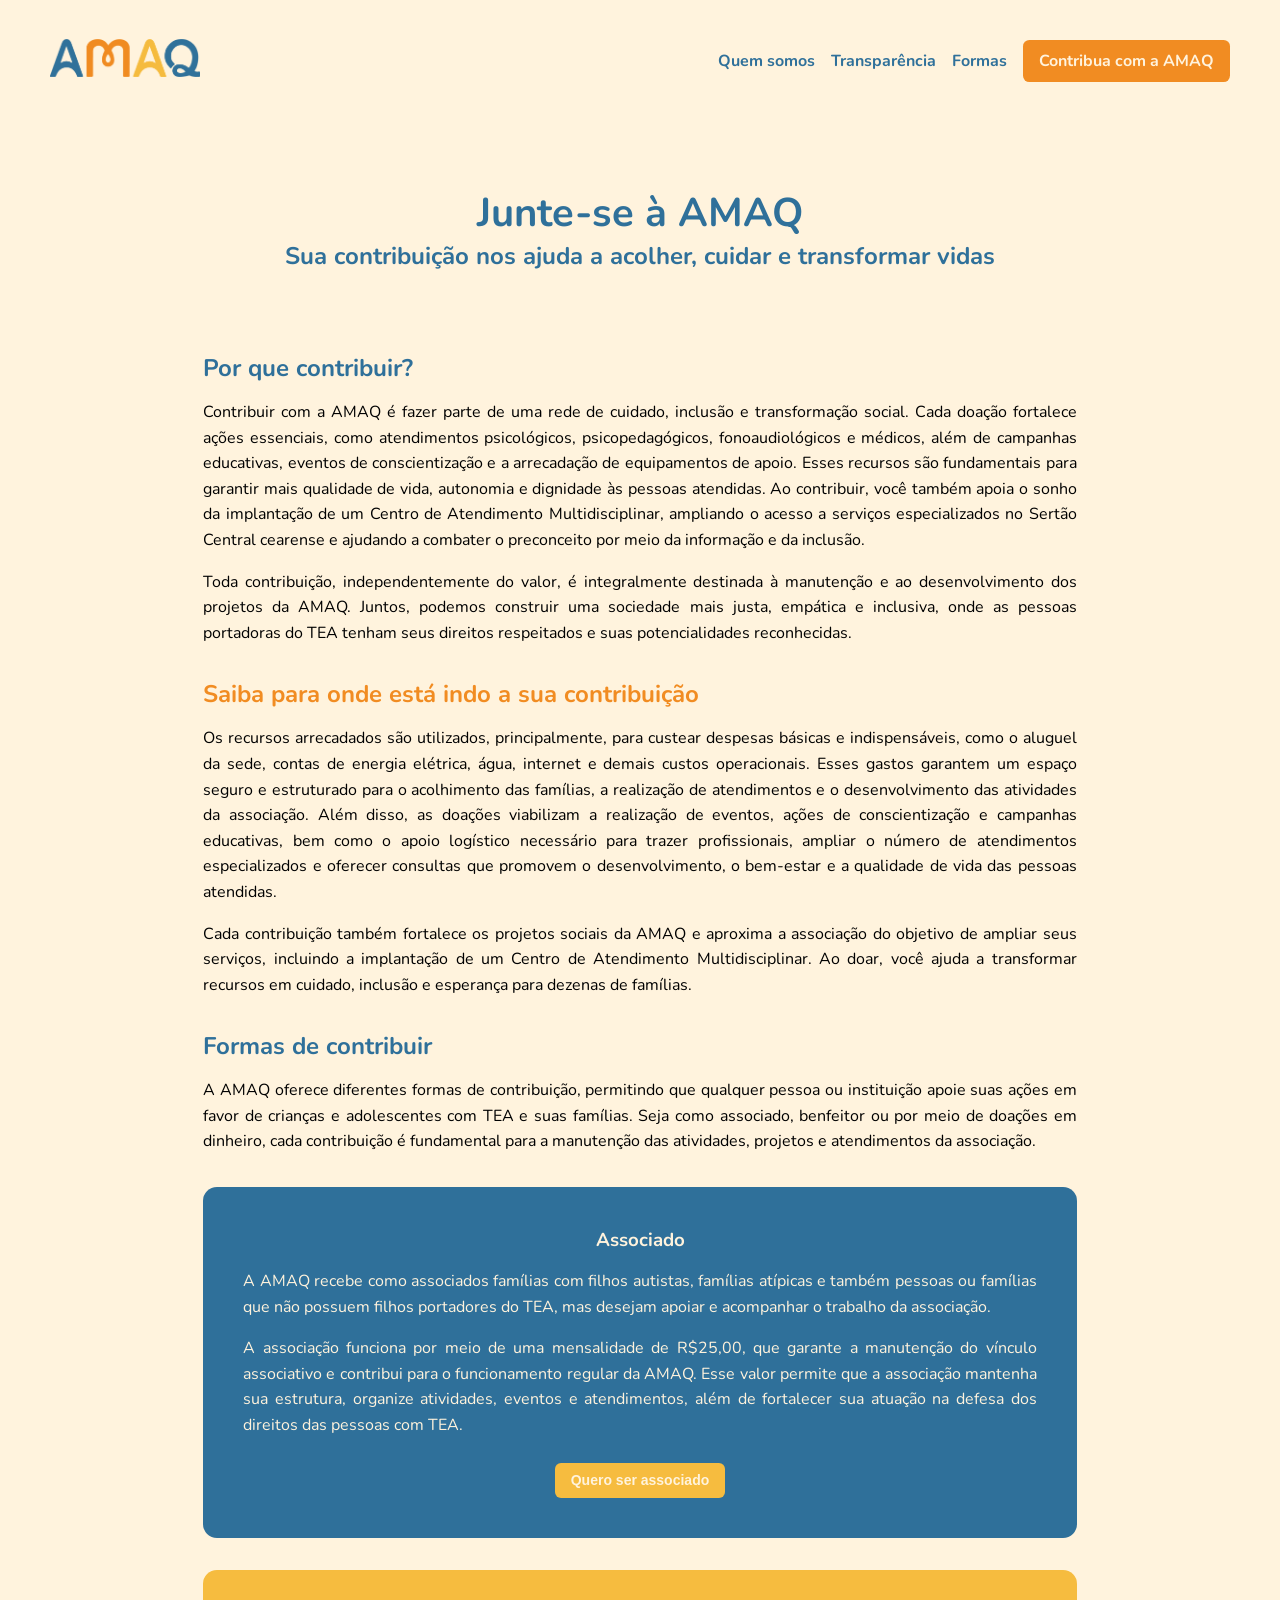
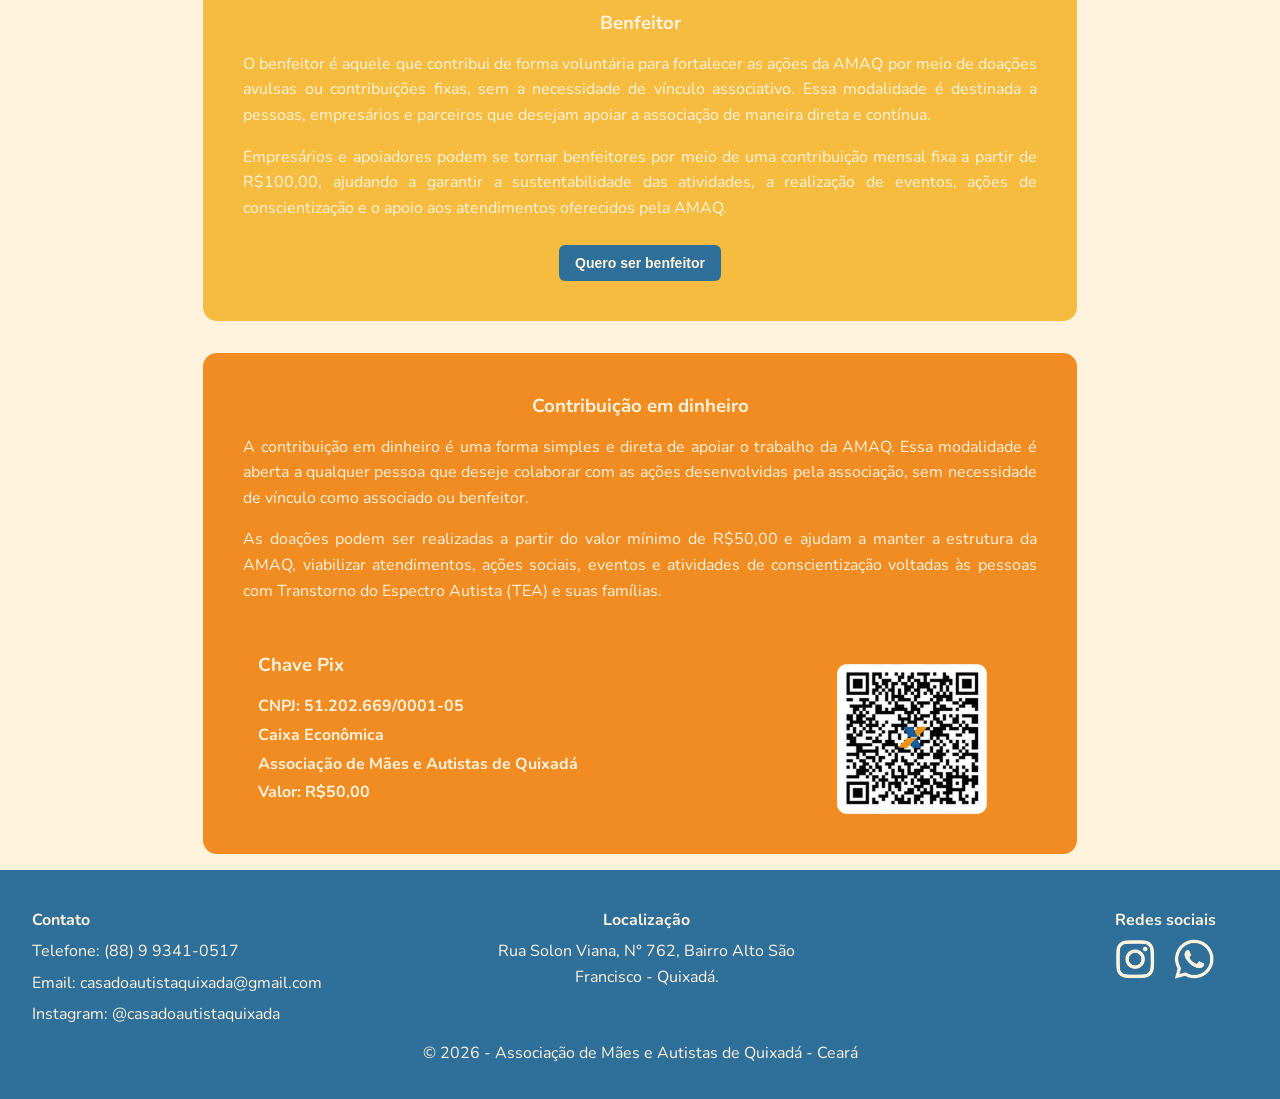
<file: templates/contri.html>
<!DOCTYPE html>
<html lang="pt-br">
<head>
    <meta charset="UTF-8">
    <meta name="viewport" content="width=device-width, initial-scale=1.0">
    <link rel="stylesheet" href="../css/style-contribuicao.css">
    <link rel="icon" href="../img/casinha-bege.png"> <!--Para colocar o icone na barra do site-->
    <!-- thaiza -> link da fonte do projeto - pode ser usado no outro html -->
    <link rel="preconnect" href="https://fonts.googleapis.com">
    <link rel="preconnect" href="https://fonts.gstatic.com" crossorigin>
    <link href="https://fonts.googleapis.com/css2?family=Nunito:wght@500&display=swap" rel="stylesheet">
    <link href="https://fonts.googleapis.com/css2?family=Nunito:wght@400;500;700&display=swap" rel="stylesheet">
    <title>Contribuição</title>
</head>

<body>

<header class="home">
    <!--Navbar-->
    <div class="site-navbar">
            <nav class="navbar-site">
                <a href="../index.html"><img src="../img/versão reduzida (horizontal).png" class="img-vr"></a> 
                <ul class="nav-list">
                    <li class="nav-item"><a href="sobre/sobre.html">Quem somos</a></li>
                    <li class="nav-item"><a href="#transparencia">Transparência</a></li>
                    <li class="nav-item"><a href="#formas">Formas</a></li>
                    <li class="nav-item">
                        <a href="contri.html"id="nav-button">Contribua com a AMAQ</a>
                    </li>
                </ul>
            </nav>
        </div>
    <!--Cabeçalho contribua-->
    <div class="contribua-titulo">
        <h1>Junte-se à AMAQ</h1>
        <h2>Sua contribuição nos ajuda a acolher, cuidar e transformar vidas</h2>
    </div>
</header>
<!--Por que contribuir-->
<main class="conteudo-principal">
<section class="section-contribuir" id="transparencia">
    <div class="conteudo">
        <h2>Por que contribuir?</h2>
        <p> Contribuir com a AMAQ é fazer parte de uma rede de cuidado, inclusão e transformação social. Cada doação fortalece ações essenciais, como atendimentos psicológicos, psicopedagógicos, fonoaudiológicos e médicos, além de campanhas educativas, eventos de conscientização e a arrecadação de equipamentos de apoio. Esses recursos são fundamentais para garantir mais qualidade de vida, autonomia e dignidade às pessoas atendidas. Ao contribuir, você também apoia o sonho da implantação de um Centro de Atendimento Multidisciplinar, ampliando o acesso a serviços especializados no Sertão Central cearense e ajudando a combater o preconceito por meio da informação e da inclusão.</p>
        <p>Toda contribuição, independentemente do valor, é integralmente destinada à manutenção e ao desenvolvimento dos projetos da AMAQ. Juntos, podemos construir uma sociedade mais justa, empática e inclusiva, onde as pessoas portadoras do TEA tenham seus direitos respeitados e suas potencialidades reconhecidas.</p>
    </div>
</section>
<!--Transparência do dinheiro-->
<section class="section-transparencia">
    <div class="conteudo">
        <h2>Saiba para onde está indo a sua contribuição</h2>
        <p>Os recursos arrecadados são utilizados, principalmente, para custear despesas básicas e indispensáveis, como o aluguel da sede, contas de energia elétrica, água, internet e demais custos operacionais. Esses gastos garantem um espaço seguro e estruturado para o acolhimento das famílias, a realização de atendimentos e o desenvolvimento das atividades da associação. Além disso, as doações viabilizam a realização de eventos, ações de conscientização e campanhas educativas, bem como o apoio logístico necessário para trazer profissionais, ampliar o número de atendimentos especializados e oferecer consultas que promovem o desenvolvimento, o bem-estar e a qualidade de vida das pessoas atendidas.</p>
        <p>Cada contribuição também fortalece os projetos sociais da AMAQ e aproxima a associação do objetivo de ampliar seus serviços, incluindo a implantação de um Centro de Atendimento Multidisciplinar. Ao doar, você ajuda a transformar recursos em cuidado, inclusão e esperança para dezenas de famílias.</p>

    </div>
</section>
<!--Formas de contribuir-->
<!--Texto antes das caixas-->
<section class="formas" id="formas">
    <div class="conteudo">
        <h2>Formas de contribuir</h2>
        <p>A AMAQ oferece diferentes formas de contribuição, permitindo que qualquer pessoa ou instituição apoie suas ações em favor de crianças e adolescentes com TEA e suas famílias. Seja como associado, benfeitor ou por meio de doações em dinheiro, cada contribuição é fundamental para a manutenção das atividades, projetos e atendimentos da associação.</p>

        <article class="card associado" id="associ">
            <h3>Associado</h3>
            <p>A AMAQ recebe como associados famílias com filhos autistas, famílias atípicas e também pessoas ou famílias que não possuem filhos portadores do TEA, mas desejam apoiar e acompanhar o trabalho da associação.</p>
            <p>A associação funciona por meio de uma mensalidade de R$25,00, que garante a manutenção do vínculo associativo e contribui para o funcionamento regular da AMAQ. Esse valor permite que a associação mantenha sua estrutura, organize atividades, eventos e atendimentos, além de fortalecer sua atuação na defesa dos direitos das pessoas com TEA.</p>
            <a href="https://wa.me/5588993410517" target="_blank"><button>Quero ser associado</button></a>
        </article>

        <article class="card benfeitor">
            <h3>Benfeitor</h3>
            <p>O benfeitor é aquele que contribui de forma voluntária para fortalecer as ações da AMAQ por meio de doações avulsas ou contribuições fixas, sem a necessidade de vínculo associativo. Essa modalidade é destinada a pessoas, empresários e parceiros que desejam apoiar a associação de maneira direta e contínua.</p>
            <p>Empresários e apoiadores podem se tornar benfeitores por meio de uma contribuição mensal fixa a partir de R$100,00, ajudando a garantir a sustentabilidade das atividades, a realização de eventos, ações de conscientização e o apoio aos atendimentos oferecidos pela AMAQ.</p>
            <a href="https://wa.me/5588993410517" target="_blank"><button>Quero ser benfeitor</button></a>
        </article>

        <article class="card dinheiro">
            <h3>Contribuição em dinheiro</h3>
            <p>A contribuição em dinheiro é uma forma simples e direta de apoiar o trabalho da AMAQ. Essa modalidade é aberta a qualquer pessoa que deseje colaborar com as ações desenvolvidas pela associação, sem necessidade de vínculo como associado ou benfeitor.</p>
            <p>As doações podem ser realizadas a partir do valor mínimo de R$50,00 e ajudam a manter a estrutura da AMAQ, viabilizar atendimentos, ações sociais, eventos e atividades de conscientização voltadas às pessoas com Transtorno do Espectro Autista (TEA) e suas famílias.</p>
            <div id="pix">
                <h3>Chave Pix</h3>
                <p>CNPJ: 51.202.669/0001-05</p>
                <p>Caixa Econômica</p>
                <p>Associação de Mães e Autistas de Quixadá</p>
                <p>Valor: R$50,00</p>
            </div>
            <img src="../img/qrcode-amaq.png" id="qrcode">
        </article>
    </div>
</section>
</main>
<!--Rodapé-->
<footer class="rodape">
    <div class="conteudo footer-grid">
        <!--contato-->
        <div class="contatos">
            <h4>Contato</h4>
            <p>Telefone: (88) 9 9341-0517</p>
            <p>Email: casadoautistaquixada@gmail.com</p>
            <p>Instagram: @casadoautistaquixada</p>
        </div>
        <!--localização-->
        <div class="localizacao">
            <h4>Localização</h4>
            <p>Rua Solon Viana, N° 762, Bairro Alto São Francisco - Quixadá.</p>
        </div>
        <!--redes sociais-->
        <div class="img-icones">
                        <h4>Redes sociais</h4>
                        <a href="https://www.instagram.com/casadoautistaquixada?igsh=M2JzNHd4MHVsNTY1"
                            target="_blank"><img src="../img/instagram.png"></a>
                        <a href="https://wa.me/5588993410517" target="_blank"><img src="../img/whatsapp.png"></a>
                    </div>
    </div>
    <p class="direitos">
        &#169; 2026 - Associação de Mães e Autistas de Quixadá - Ceará
    </p>
</footer>
<!--criando botão de voltar ao topo e inserindo uma imagem dentro dele-->
<button id="botaoTopo" onclick="voltarAoTopo()">
    <img src="../img/topo.png">
</button>

<script src="../js/botaoTopo.js"></script>

</body>
</html>
</file>
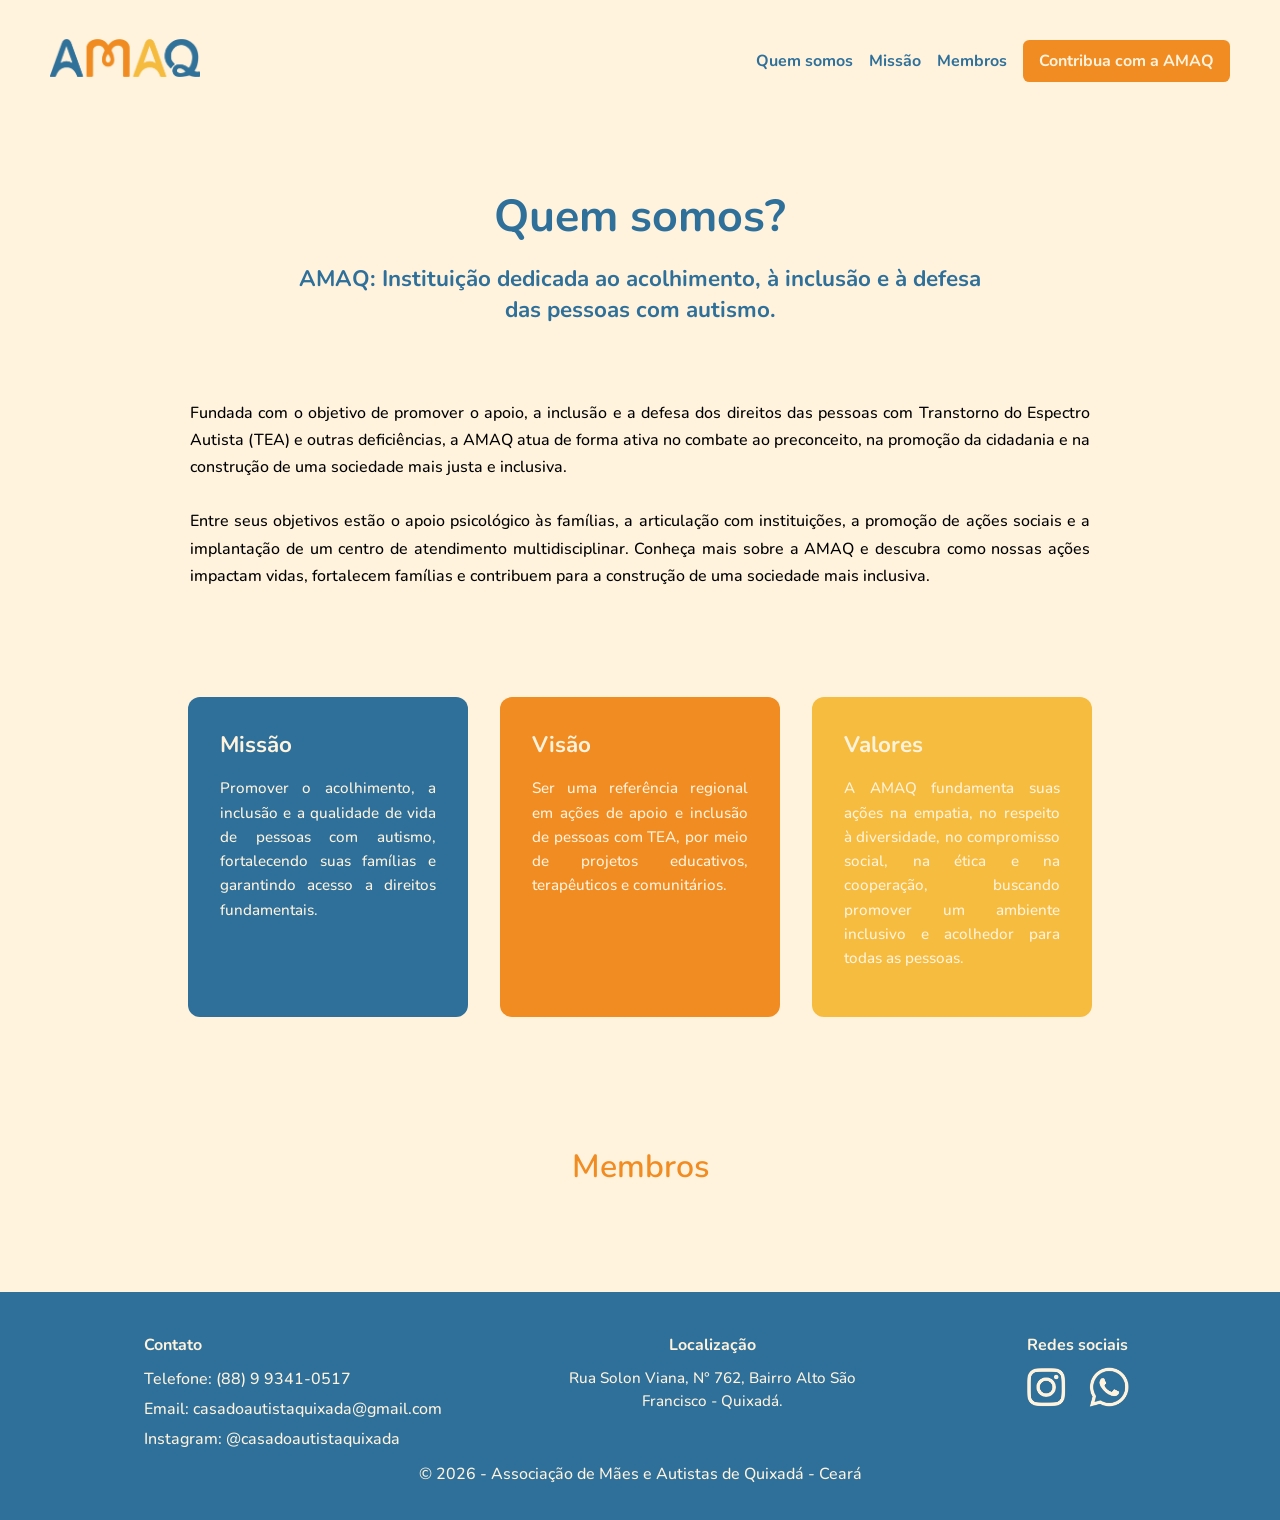
<file: templates/sobre/sobre.html>
<!DOCTYPE html>
<html lang="pt-BR">

<head>
    <meta charset="UTF-8">
    <meta name="viewport" content="width=device-width, initial-scale=1.0">
    <link rel="icon" href="../../img/casinha-bege.png"> <!--Para colocar o icone na barra do site-->

    <title>Sobre</title>

    <!-- CSS GLOBAL (usado em todo o site) -->
    <link rel="stylesheet" href="../../css/style.css">

    <!-- CSS ESPECÍFICO DA PÁGINA SOBRE -->
    <link rel="stylesheet" href="../../css/sobre.css">

    <!-- Fontes (se quiser reutilizar as mesmas da home) -->
    <link rel="preconnect" href="https://fonts.googleapis.com">
    <link rel="preconnect" href="https://fonts.gstatic.com" crossorigin>
    <link href="https://fonts.googleapis.com/css2?family=Nunito:wght@400;500;700&display=swap" rel="stylesheet">

</head>

<body>
    <header class="home">
        <!--Navbar-->
        <div class="site-navbar">
            <nav class="navbar-site">
                <a href="../../index.html"><img src="../../img/vers%C3%A3o%20reduzida%20%28horizontal%29.png" class="img-vr"></a>
                <ul class="nav-list">
                    <li class="nav-item"><a href="sobre.html">Quem somos</a></li>
                    <li class="nav-item"><a href="#missao">Missão</a></li>
                    <li class="nav-item"><a href="#membros-section">Membros</a></li>
                    <li class="nav-item">
                        <a href="../contri.html" id="nav-button">Contribua com a AMAQ</a>
                    </li>
                </ul>
            </nav>

            <div class="sobre-titulo">
                <h1>Quem somos?</h1>
                <h2>AMAQ: Instituição dedicada ao acolhimento, à inclusão e à defesa das pessoas com autismo.</h3>
            </div>
        </div> <!-- FECHAMENTO CORRETO DA DIV site-navbar -->
    </header>

    <main class="conteudo-principal">

        <section class="section-sobre">
            <div class="texto-quem-Somos">
                <p>Fundada com o objetivo de promover o apoio, a inclusão e a defesa dos direitos das pessoas com
                    Transtorno do Espectro Autista (TEA) e outras deficiências, a AMAQ atua de forma ativa no combate ao
                    preconceito, na promoção da cidadania e na construção de uma sociedade mais justa e inclusiva.</p>
                <br>

                <p>Entre seus objetivos estão o apoio psicológico às famílias, a articulação com instituições, a
                    promoção de ações sociais e a implantação de um centro de atendimento multidisciplinar. Conheça mais
                    sobre a
                    AMAQ e descubra como nossas ações impactam vidas, fortalecem famílias e contribuem para a construção
                    de
                    uma sociedade mais inclusiva.</p><br>

            </div>
        </section>

        <section class="cards-mvv" id="missao">

            <div class="card-missao">
                <h2 class="missao">Missão</h2>
                <p>Promover o acolhimento, a inclusão e a qualidade de vida de pessoas com autismo, fortalecendo
                    suas famílias e garantindo acesso a direitos fundamentais.</p>
            </div>

            <div class="card-visao">
                <h2 class="visao">Visão</h2>
                <p>Ser uma referência regional em ações de apoio e inclusão de pessoas com TEA, por meio de
                    projetos educativos, terapêuticos e comunitários.</p>
            </div>

            <div class="card-valores">
                <h2 class="valores">Valores</h2>
                <p>A AMAQ fundamenta suas ações na empatia, no respeito à diversidade, no compromisso
                    social, na ética e na cooperação, buscando promover um ambiente inclusivo e acolhedor
                    para todas as pessoas.</p>
            </div>

        </section>

    </main>

    <!--Membros-->

    <section id="membros-section">
        <h1 id="h1-membros">Membros</h1>
        <div id="card"></div>
    </section>
    <script src="../../js/script.js"></script>

    <!--Membros-->

    <!--Rodapé-->
    <footer class="rodape">
        <div class="conteudo footer-grid">
            <!--contato-->
            <div class="contatos">
                <h4>Contato</h4>
                <p>Telefone: (88) 9 9341-0517</p>
                <p>Email: casadoautistaquixada@gmail.com</p>
                <p>Instagram: @casadoautistaquixada</p>
            </div>
            <!--localização-->
            <div class="localizacao">
                <h4>Localização</h4>
                <p>Rua Solon Viana, N° 762, Bairro Alto São Francisco - Quixadá.</p>
            </div>
            <!--redes sociais-->
            <div class="img-icones">
                <h4>Redes sociais</h4>
                <a href="https://www.instagram.com/casadoautistaquixada?igsh=M2JzNHd4MHVsNTY1" target="_blank">
                    <img src="../../img/instagram.png" alt="Instagram">
                </a>

                <a href="https://wa.me/5588993410517">
                    <img src="../../img/whatsapp.png" alt="WhatsApp">
                </a>
            </div>
        </div>
        <p class="direitos">
            &#169; 2026 - Associação de Mães e Autistas de Quixadá - Ceará
        </p>
    </footer>
    <!--criando botão de voltar ao topo e inserindo uma imagem dentro dele-->
    <button id="botaoTopo" onclick="voltarAoTopo()">
        <img src="../../img/topo.png">
    </button>
    <script src="../../js/botaoTopo.js"></script>
</body>

</html>
</file>
<file: css/style-contribuicao.css>
:root {
    --laranja: #f18c22;
    --azul: #2f709a;
    --amarelo: #f6bc3f;
    --bege: #fff3dd;
}
/* RESET */
* {
    margin: 0;
    padding: 0;
    box-sizing: border-box;
}
body {
    background-color: var(--bege);
    display: flex;
    flex-direction: column;
    font-family: 'Nunito', sans-serif;
}

html, body {
  width: 100%;
}

/* NAVBAR */
.navbar-site {
    display: flex;
    flex-direction: row;
    margin-left: 0px;
    align-items: center;
    justify-content: space-between;
}
.navbar-site ul {
    list-style: none;
    font-family: 'Nunito', sans-serif;
    display: flex;
    gap: 1rem;
    padding: 50px;
}

.nav-item a {
    text-decoration: none;
    color: var(--azul);
    font-weight: bold;
}

.img-vr {
    width: 200px;
    height: auto;
    margin-right: 2rem;
    padding-left: 50px;
}

/* botão do site alinhado com o texto, porém foi deslocado para o lado esquerdo */
#nav-button{
    background-color:  var(--laranja);
    text-decoration: none;
    color: var(--bege);
    padding: 0.6rem 1rem; 
    border-radius: 0.4rem;
    font-weight: bold;
    align-items: center;
}

#nav-button:hover{
    background-color: var(--azul);
}


/* TÍTULO */
.contribua-titulo {
    padding: 4rem;
    text-align: center;
}

.contribua-titulo h1 {
    color: var(--azul);
    font-size: 2.5rem;
}

.contribua-titulo h2 {
    color: var(--azul)
}


/* SECTIONS */
main section {
    padding: 1rem;
}

.conteudo {
    width: 70%;
    margin: 0 auto;
}

.section-contribuir h2 {
    color: var(--azul);
}

.section-transparencia h2 {
    color: var(--laranja);
}

section p {
    margin-top: 1rem;
    line-height: 1.6;
}

.conteudo p {
    text-align: justify;
}

/* FORMAS */
.formas h2 {
    color: var(--azul);
}

.card {
    margin-top: 2rem;
    padding: 2.5rem;
    border-radius: 14px;
    text-align: center;
}

.card h3 {
    margin-bottom: 1rem;
}

.card button {
    margin-top: 1.5rem;
    padding: 0.6rem 1rem;
    border: none;
    border-radius: 6px;
    cursor: pointer;
    font-weight: bold;
    font-size: 14px
}

/* CORES DAS CAIXAS */
.associado {
    background-color: var(--azul);
    color: var(--bege);
}

.associado button {
    background-color: var(--amarelo);
    color: var(--bege);
}

.associado button:hover{
    transform: scale(1.05);
}

.benfeitor {
    background-color: var(--amarelo);
    color: var(--bege);
}

.benfeitor button {
    background-color: var(--azul);
    color: var(--bege);
}

.benfeitor button:hover{
    transform: scale(1.05);
}

.dinheiro {
    background-color: var(--laranja);
    color: var(--bege);
}

.dinheiro button {
    background-color: var(--bege);
    color: var(--laranja);
}

#pix {
    margin-left: 15px;
    font-weight: bold;
}

#pix h3 {
    text-align: left;
    padding-top: 3rem;
}

#pix p {
    text-align: left;
    margin: 0.2rem 0;
}

#qrcode {
    width: 150px;
    display: block;
    margin-left: auto;
    margin-right: 50px;
    margin-top: -145px;
}

/* FOOTER */
.rodape {
    background-color: var(--azul);
    color: var(--bege);
    padding: 0.95rem 2rem 2rem;
}

.footer-grid {
    width: 100%;
    max-width: 1250px;
    margin-right: 100px;

    display: flex;
    justify-content: space-between;
    align-items: flex-start;
    gap: 3rem;
}

.rodape h4 {
    margin-bottom: 0.5rem;
}

.rodape p {
    line-height: 1.6;
}

.contatos {
    position: relative;
    top: 1.5rem;
    text-align: left;
}

.contatos h4 {
    text-align: left;
}

.contatos p {
    padding-bottom: 0.35rem;
}

.localizacao {
    width: 300px;
    text-align: center;
    max-width: 320px;
    position: relative;
    top: 1.5rem;
    left: -4.5rem;
}

.localizacao p {
    text-align: center;
}

.img-icones {
    position: relative;
    top: 1.5rem;
}

.img-icones img:hover {
    transform: scale(1.1);
}

.img-icones h4 {
    text-align: right;
    margin-right: 2rem;
}

.img-icones img {
    margin-right: 15px;
    max-width: 40px;
    cursor: pointer;
    transition: transform 0.2s ease;
}


.direitos {
    text-align: center;
    margin-top: 2rem;
    font-size: 1rem;
}

/* estilizando o botão de voltar pro topo */

#botaoTopo {
    position: fixed;
    bottom: 30px;
    right: 30px;

    width: 50px;
    height: 50px;

    background: none;      
    border: none;
    padding: 0;
    cursor: pointer;

    display: none;
    z-index: 1000;
}

#botaoTopo img {
    width: 80%;
    height: 80%;
    object-fit: contain;
}
</file>
<file: css/style.css>
/* Cores da marca */
:root {
    --laranja: #f18c22;
    --azul: #2f709a;
    --amarelo: #f6bc3f;
    --bege: #fff3dd;
    --altura: 160px;
}
* {
    margin: 0;
    padding:0;
    box-sizing: border-box;
}
/* fundo do body - box em colunas  */
body {
    background-color:rgb(255, 243, 222);
    display: flex;
    flex-direction: column;
    font-family: 'Nunito', sans-serif;
    font-weight: 500; /* Medium */
}

/*todos os h2 recebem este tamanho*/
h2 {
    font-size: 2rem;
}

/*Garante que a página ocupe toda a largura da tela*/
html, body {
  width: 100%;
}

/* botão do site alinhado, porém foi deslocado para o lado esquerdo */
.navbar-site {
    display: flex;
    flex-direction: row;
    margin-left: 0px;
    align-items: center;
    justify-content: space-between;
}
.navbar-site ul {
    list-style: none;
    font-family: 'Nunito', sans-serif;
    display: flex;
    gap: 1rem;
    padding: 50px;
}
.navbar-site a {
    text-decoration: none;
    color: var(--bege);
}
.img-vr {
    width: 200px;
    height: auto;
    margin-right: 2rem;
    padding-left: 50px;
}
/*.nav-item a:hover {
    background-color: var(--amarelo);
    color: var(--bege);
    text-decoration: none;
} */


/* botão do site alinhado com o texto, porém foi deslocado para o lado esquerdo */
.nav-button{
    background-color:  var(--laranja);
    text-decoration: none;
    color: var(--bege);
    padding: 0.6rem 1rem; 
    border-radius: 0.4rem;
    font-weight: bold;
    align-items: center;
}

.nav-button:hover{
    background-color: var(--azul);
    transform: scale(1.05);
}

/*container da tag main; ajusta as propriedas do resto do corpo sem mexer na home e no footer*/
.container {
  margin: 0px;
  padding: 0px;
}

/*adicionar a foto no fundo da home*/
.site-home {
    position: relative;
    width: 100%;  /* Ocupa toda a largura da tela */
    min-height: 550px; /* Altura mínima igual à altura da tela */

    background-image:
    linear-gradient( rgba(0, 0, 0, 0.45), rgba(0, 0, 0, 0.45)), /*adiciona o overlay;*/
    url("../img/foto-home2.png");

    background-size: 100% 100%;  /* Faz a imagem cobrir toda a área */
    background-position: center;
    background-repeat: no-repeat;
}

/*organiza o texto da home*/

.home-titulo {
    color: var(--bege);

    margin-left: 50px;
    margin-top: 80px;
    font-size: 1.5rem;

    display: flex;
    flex-direction: column;
}

#p-home {
    max-width: 855px;
    font-size: 18px;
}

/*alinha o botão da home com o texto*/
.bnt-video {
    margin-left: 50px;
    margin-top: 40px;
}

/*organiza as propriedades do botão da home: assistir video*/
.bnt-video button {
    padding: 10px 25px;
    border: 0;
    border-radius: 0.4rem;

    background-color: var(--amarelo);
}

/*mexe nas propriedades do texto do botão*/
.bnt-video button a {
    text-decoration: none;
    color: var(--bege);
    font-weight: bold;
    font-size: 18px;
}

.bnt-video button:hover {
    background-color: var(--azul);
}

/*class da section*/

.quem-somos {
    width: 100%;
    height: 500px;

    display: flex;
    justify-content: space-between;
    align-items: center;
}

/*imagem do quebra cabeça*/
#img-peca img {
    margin-left: 60px;
    margin-top: 45px;
    width: 420px;

}

/*altera na div dos textos*/
.texto-quemS {
    max-width: 700px;
    margin-right: 100px;
    margin-top: 35px;
}

/*altera apenas no paragrafos da div dos texto, deixando eles com 20px de espaçamento */
.texto-quemS p {
    padding-top: 20px;
    text-align: justify;
}

.texto-quemS h2 {
    color: var(--azul);
    padding-bottom: 15px;
}

/*altera apenas o espaço entre o último p e o botão*/
.bnt-saiba {
    padding-top: 30px;
}

/*altera apenas o texto do botão*/
.bnt-saiba button a {
    text-decoration: none;
    color: var(--bege);
}

/*botões de sobre e eventos com hover*/
.bnt-saiba button:hover, .bnt-event button:hover {
    background-color: var(--azul);
}

/*eventos*/

.div-event {
    padding: 35px;

    display: flex;
    justify-content: center;
    align-items: center;
    flex-direction: column;
}

.texto-event h2 {
    display: flex;
    justify-content: center;

    color: var(--amarelo);
}

.texto-event p {
    display: flex;
    justify-content: center;
    text-align: center;

    max-width: 2000px;
    margin: 35px 50px 40px 50px;

}

/*div que contem todas as imagens dos eventos, deixando elas centralizadas*/
.img-event {
    display: flex;
    align-items: center;
    gap: 4rem;
    
    overflow-x: auto;      /* permite deslizar pro lado */
    scroll-snap-type: x mandatory; /* esse é uma propriedade que faz com que os elementos se alinhem automaticamente ao rolar */

    max-width: 1000px; 
    width: 100%;

    scroll-behavior: smooth; 
}

/* Remove a barra de rolagem do Chrome */
.img-event::-webkit-scrollbar { 
    display: none;
}
/* Remove a barra de rolagem do IE e Firefox*/
.img-event {
    -ms-overflow-style: none; 
    scrollbar-width: none; 
}

/*a div do evento de carnaval para que o fundo fique com cor*/
#carnaval {
   width: 350px;
   height: 350px;

   color: var(--bege);
   text-align: center;

   background-color: var(--azul);
   padding-bottom: 50px;
   border-radius: 0.4rem;
   
   flex: 0 0 auto;        /* impede de encolher */
   scroll-snap-align: center; /* faz com que o elemento se alinhe ao centro ao rolar */
}

#carnaval p, #mae p, #criancas p{
    font-weight: bold;
    padding-top: 10px;
    
}
#corrida p, #bombeiro p {
    font-weight: bold;
    max-width: 220px;

    margin: auto;
}

/*a imagem do evento de carnaval dentro do background*/
#carnaval img {
     width: 100%;
     height: 100%;
     object-fit: cover; 
     border-radius: 0.4rem 0.4rem 0 0;  
}

#mae {
    width: 350px;
    height: 350px;

    color: var(--bege);
    text-align: center;

    background-color: var(--laranja);
    padding: 0px 0px 50px 0px;
    border-radius: 0.4rem;

    flex: 0 0 auto;        
    scroll-snap-align: center;
}

#mae img {
    width: 100%;
    height: 100%;
    object-fit: cover;
    border-radius: 0.4rem 0.4rem 0 0;
}

#criancas {
    width: 350px;
    height: 350px;

    color: var(--bege);
    text-align: center;

    background-color: var(--amarelo);
    padding: 0px 0px 50px 0px;
    border-radius: 0.4rem;

    flex: 0 0 auto;        
    scroll-snap-align: center;
}

#criancas img {
    width: 100%;
    height: 100%;
    object-fit: cover;
    border-radius: 0.4rem 0.4rem 0 0;
}

#corrida {
    width: 350px;
    height: 350px;

    color: var(--bege);
    text-align: center;

    background-color: var(--azul);
    padding: 0px 0px 50px 0px;
    border-radius: 0.4rem;

    flex: 0 0 auto;        
    scroll-snap-align: center;
}
#corrida img {
    width: 100%;
    height: 100%;
    object-fit: cover;
    border-radius: 0.4rem 0.4rem 0 0;
}

#bombeiro {
    width: 350px;
    height: 350px;

    color: var(--bege);
    text-align: center;

    background-color: var(--laranja);
    padding: 0px 0px 50px 0px;
    border-radius: 0.4rem;

    flex: 0 0 auto;       
    scroll-snap-align: center;
}
#bombeiro img {
    width: 100%;
    height: 100%;
    object-fit: cover;
    border-radius: 0.4rem 0.4rem 0 0;
}

/*faz as setas ficarem ao lado das imagens*/
.container-event {
    display: flex;
    align-items: center;
    justify-content: center;
    gap: 5rem;
}
/*altera as propriedades do botão que tem as imagens das setas*/
#voltar-bnt, #prox-bnt {
    width: 30px;
    height: 30px;
    border: none;
    background-color: transparent;
    cursor: pointer;
}
/*altera apenas as imagens*/
#voltar-bnt img, #prox-bnt img {
    width: 100%;
    height: 100%;
}
/*para que a seta fique virada para a esquerda*/
#voltar-bnt {
    transform: rotate(180deg);
}

/*botão de eventos*/
.bnt-event {
    display: flex;
    justify-content: center;

    gap: 4.5rem;          
    padding-top: 40px;

    max-width: 1200px;  
    width: 100%;
}
/*propriedades do botão*/
.bnt-event button {
    min-width: 260px;
}
.bnt-event button a {
    text-decoration: none;
    color: var(--bege);
}

/* thaiza - Class Contribua com a amaq -- items na horizontal -- espaçamentos de 60px para esquerda
e 20px para cima */
.div-contribua { 
    display: flex;
    padding-left: 60px;
    padding-top: 20px

}
/*thaiza - Os textos assumem 50% dentro do pai "div-contribua"
adicionado em h2 cores da marca */
.texto-contribua {
    width: 50%;
}
.texto-contribua h2{
    color: var(--laranja);
    padding-bottom: 15px;
}
.texto-contribua p {
    padding-top: 20px;
    text-justify:auto;
}
/*thaiza - imagem em outra div para mexer melhor no estilo dela*/
.div-img-contribua {
    align-items: center;
    padding-left: 10%;
}
.div-img-contribua img {
    width: 350px;
    margin-left: 50px;
}

/*botão contribua com a AMAQ*/
.div-contribua button {
    justify-content: center;
    padding-top: 50px;
    
/*propriedades do botão*/
    padding: 10px 20px;
    margin-top: 25px;
    border: 0;
    border-radius: 0.4rem;

    text-align: center;

    background-color: var(--laranja);
    color: var(--bege);

    font-family: 'Nunito', sans-serif;
    font-weight: bold;
    font-size: 1rem;
}

/* Bloco Profissionais*/
.div-profissionais {
    align-items: center;
    text-align: center;
    padding: 20px;
    margin-top: 50px;

    h2 {
        color: var(--azul);
        padding-bottom: 15px;
    }
    p {
        padding-top: 20px;
    }
}
/* Filho do bloco profissionais ajuste dos backgrounds das divs -- 
    Div */

.div-profissionais {
    align-items: center;
    text-align: center;
    padding: 20px;
    margin-top: 50px;

    h2 {
        color: var(--azul);
        padding-bottom: 15px;
    }
    p {
        padding-top: 20px;
    }
}
/* Filho do bloco profissionais ajuste dos backgrounds das divs -- 
    Div */
.div-profissionais-bloco {

    display: flex;

    p {
        padding: 0;
    }
    
    div {
        div{
            margin-top: 50px;
            margin-left: 15px;
            margin-right: 25px;
            border-radius: 0.4rem;
            padding-left: 10px;
            padding-right: 0px;;

            div {
                 margin-top: 0;
                 width: 50%;
            }
            img{
                width: auto;
                padding-top: 10px;
                padding-bottom: 10px;
                margin-left: 10%; margin-right: 0px;
            }
        }
    }

}

.div-profissionais-bloco h3 {
    color: var(--bege);
}
.div-medico {
   
    display: flex;
    background-color: var(--laranja);
    height: var(--altura);


    p {
        text-align: left;
        color: var(--bege);
        padding-bottom: 20px;
    }
     h3 {
        text-align: left;
        padding-top: 20px;
        padding-bottom: 20px;
    }
    div {
        width: 50%;

    }
}
.div-psicologo {
    display: flex;
    background-color: var(--azul);
    height: var(--altura);


    p {
        text-align: left;
        color: var(--bege);
        padding-bottom: 20px;
    }
     h3 {
        text-align: left;
        padding-top: 20px;
        padding-bottom: 20px;
    }
    div {
        width: 50%;
    }
}
.div-psi {
    display: flex;
    background-color: var(--azul);
    height: var(--altura);


    p {
        text-align: left;
        color: var(--bege);
        padding-bottom: 20px;
    }
    h3 {
        text-align: left;
        padding-top: 20px;
        padding-bottom: 20px;
    }
    div {
        width: 50%;
    }
}
.div-fono {
    display: flex;
    background-color: var(--amarelo);
    height: var(--altura);

    p {
        text-align: left;
        color: var(--bege);
        padding-bottom: 20px;
    }
    h3 {
        text-align: left;
        padding-top: 20px;
        padding-bottom: 20px;
    }
    div {
        width: 50%;
    }
}

/* button-default - contribua - profissionais - parceiros */
.button-default {

    justify-content: center;
    padding-top: 50px;
    
    /*propriedades do botão*/
    padding: 10px 20px;
    margin-top: 25px;
    border: 0;
    border-radius: 0.4rem;

    text-align: center;

    background-color: var(--laranja);
    

    font-family: 'Nunito', sans-serif;
    font-weight: bold;
    font-size: 1rem;

    a{
        text-decoration: none;
        color: var(--bege);
    }
}
/*transformar minimamente o tamanho do botão e mudar a cor */
.button-default:hover{
    background-color: var(--azul);
    transform: scale(1.05);
}
/* parceiros */
.section-parceiro {
    align-items: center;
    text-align: center;
    justify-items: center;
    margin-top: 50px;

    h2 {
        color: var(--amarelo);
        padding-bottom: 15px;
    }
    p {
        padding-top: 20px;
        margin-left: 40px;
        margin-right: 40px;
    }
}

.imagens-parceiros {
    display: flex;
    align-items: center;
    padding-top: 40px;
    img{
        margin-left: 10px;
        margin-right: 10px;
        width: 150px;
    }
}
#button-parceiro {
    margin-bottom: 40px;
    margin-top: 40px;
    a{
        text-decoration: none;
        color: var(--bege);
    }
}

/*rodapé*/
.rodape {
    background-color: var(--azul);
    color: var(--bege);
    padding: 0.95rem 6rem 2rem;
}
.conteudos {
    width: 100%;
    max-width: 1250px;
    margin-right: 100px;

    display: flex;
    justify-content: space-between;
    align-items: flex-start;
    gap: 3rem;
}
.rodape h4 {
    margin-bottom: 0.5rem;
}
.rodape p {
    line-height: 1.6;
}

/*contatos*/
.contatos-rodape {
    position: relative;
    top: 1.5rem;
}
.contatos-rodape h4 {
    text-align: left;
}
.contatos-rodape p {
    padding-bottom: 0.35rem;
}
.contatos-rodape {
    text-align: left;
    margin-right: 3rem;
}

/*localização*/
.local-rodape {
    width: 300px;
    text-align: center;
    max-width: 320px;
    position: relative;
    top: 1.5rem;
    left: -4.0rem;
}
.local-rodape p {
    text-align: center;
}

/*icones*/
.redes-rodape {
    position: relative;
    top: 1.5rem;
}
.redes-rodape img:hover {
    transform: scale(1.1);
}
.redes-rodape h4 {
    text-align: right;
    margin-right: 2rem;
}
.redes-rodape img {
    margin-right: 15px;
    max-width: 40px;
    cursor: pointer;
    transition: transform 0.2s ease;
}

/*direitos*/
.direitos-rodape {
    text-align: center;
    margin-left: 2rem;
    margin-top: 2rem;
    font-size: 1rem;
}


#div-video{
    position: fixed;
    top: 0;
    left: 0;
    width: 100%;
    height: 100%;
    background-color: rgb(0,0,0,0.8);
    display: none;
    justify-content: center;
    align-items: center;
    z-index: 999; 
}

.video-container {
    position: relative;
    width: 80%;
    max-width: 800px;
    video {
        width: 100%;
        border-radius: 8px;
    }
}

#fechar-video{
    position: absolute;
    top: -35px;
    right: 0;
    background-color: black;
    border: none;
    color: #ffff;
    font-size: 24px;
    cursor: pointer;
}

.section-parceiro{
    margin-left: 10px;
    margin-right: 10px;
}

/* estilizando o botão de voltar pro topo */
#botaoTopo {
    position: fixed;
    bottom: 30px;
    right: 30px;

    width: 50px;
    height: 50px;
    border-radius: 50%;

    background: none;      /* remove fundo */
    border: none;
    padding: 0;
    cursor: pointer;

    display: none;
    z-index: 1000;
}

#botaoTopo img {
    width: 80%;
    height: 80%;
    object-fit: contain;
}
</file>
<file: css/sobre.css>
:root {
    --laranja: #f18c22;
    --azul: #2f709a;
    --amarelo: #f6bc3f;
    --bege: #fff3dd;
}

/* RESET */
* {
    margin: 0;
    padding: 0;
    box-sizing: border-box;
}

html, body {
    width: 100%;
}

body {
    background-color: var(--bege);
    display: flex;
    flex-direction: column;
    font-family: 'Nunito', sans-serif;
}

/*  NAVBAR  */

.navbar-site {
    display: flex;
    flex-direction: row;
    margin-left: 0px;
    align-items: center;
    justify-content: space-between;
}
.navbar-site ul {
    list-style: none;
    font-family: 'Nunito', sans-serif;
    display: flex;
    gap: 1rem;
    padding: 50px;
}

.nav-item a {
    text-decoration: none;
    color: var(--azul);
    font-weight: bold;
}

#nav-button a {
    text-decoration: none;
    color: var(--bege);
}
.img-vr {
    width: 200px;
    height: auto;
    margin-right: 2rem;
    padding-left: 50px;
}
/*.nav-item a:hover {
    background-color: var(--amarelo);
    color: var(--bege);
    text-decoration: none;
} */

/* botão do site alinhado com o texto, porém foi deslocado para o lado esquerdo */
#nav-button{
    background-color:  var(--laranja);
    text-decoration: none;
    color: var(--bege);
    padding: 0.6rem 1rem; 
    border-radius: 0.4rem;
    font-weight: bold;
    align-items: center;
}

#nav-button:hover{
    background-color: var(--azul);
}

/*  TÍTULO DA PÁGINA */

.sobre-titulo {
    padding: 4rem 1rem 10px;
    text-align: center;
}

.sobre-titulo h1 {
    color: var(--azul);
    font-size: 2.8rem;
    margin-bottom: 1rem;
}

.sobre-titulo h2 {
    color: var(--azul);
    font-size: 1.4rem;
    max-width: 700px;      /* controla a quebra */
    margin: 0 auto;        /* centraliza */
    text-align: center;
    line-height: 1.4;
    
   
}

/* CONTEÚDO PRINCIPAL  */

.conteudo-principal {
    padding: 2rem 0;
}

/* TEXTO QUEM SOMOS  */

.section-sobre {
    display: flex;
    justify-content: center;
    padding: 2rem 1rem;
}

.texto-quem-Somos {
    max-width: 900px;
    text-align: justify;
    line-height: 1.7;
    color: #000;
    font-size: 1rem;
}

/*CARDS MISSÃO | VISÃO | VALORES  */

.cards-mvv {
    display: flex;
    justify-content: center;
    gap: 2rem;
    padding: 3rem 1rem;
}

.cards-mvv > div {
    width: 280px;
    min-height: 320px;
    padding: 2rem;
    border-radius: 12px;
    display: flex;
    flex-direction: column;
}

.cards-mvv h2 {
    margin-bottom: 1rem;
    font-size: 1.4rem;
}

/* CORES DOS CARDS */

.card-missao {
    background-color: var(--azul);
    color: var(--bege);
    text-align: justify;
}
.card-missao:hover {
   transform: scale(1.08);
   transition: transform 0.2s ease;
}

.card-visao {
    background-color: var(--laranja);
    color: var(--bege);
    text-align: justify;
}
.card-visao:hover {
    transform: scale(1.08);
    transition: transform 0.2s ease;
}

.card-valores {
    background-color: var(--amarelo);
    color: var(--bege);
    text-align: justify;

}
.card-valores:hover {
    transform: scale(1.08);
    transition: transform 0.2s ease;
}

.cards-mvv p {
    font-size: 0.95rem;
    line-height: 1.6;
}

/*  MEMBROS  */

/* RESET específico para membros */
#membros-section * {
    margin: 0;
    padding: 0;
    box-sizing: border-box;
}

#membros-section #h1-membros {
    text-align: center;
    font-size: 2rem;
    font-weight: 600;
    margin: 48px 0 40px;
    color: var(--laranja);
}

#membros-section #card {
    max-width: 1200px;
    margin: 0 auto 64px;
    padding: 0 32px;
    display: grid;
    grid-template-columns: repeat(5, 1fr);
    gap: 40px 32px;
}

#membros-section .div-membro {
    display: flex;
    flex-direction: column;
    align-items: center;
    text-align: center;
    padding: 24px 16px 28px;
    background-color: var(--bege);
}

#membros-section .img-membro {
    width: 140px;
    height: 140px;
    object-fit: cover;
    border: 2px solid #2E719B;
    border-radius: 10px;
    margin-bottom: 16px;
}

#membros-section .nome-membro {
    font-size: 16px;
    font-weight: bold;
    color: var(--laranja);
    margin-bottom: 4px;
}

#membros-section .cargo-membro {
    font-size: 14px;
    font-weight: 400;
    color: #6b6b6b;
}

/* 
   FOOTER / RODAPÉ
*/

.rodape {
    width: 100%;
    background-color: #2f6fa3;
    padding: 3rem 1.5rem;
    color: #ffffff;
}

/* Container interno do footer */
.footer-grid {
    max-width: 1250px;
    margin: 0 auto;

    display: flex;
    justify-content: space-between;
    align-items: flex-start;
    gap: 3rem;
}
/* 
   FOOTER
 */

.rodape {
    width: 100%;
    background-color: var(--azul);
    color: var(--bege);
    padding: 0.1rem 9rem 2rem;
}

/* Grid principal */
.footer-grid {
    max-width: 1400px;
    margin: 0 auto;

    display: grid;
    grid-template-columns: 1fr 1fr 1fr;
    align-items: flex-start;
}

/* 
   CONTATO
 */

.contatos {
    text-align: left;
    position: relative;
    top: 2.5rem;
}

.contatos h4 {
    margin-bottom: 1rem;
    font-size: 1rem;
}

.contatos p {
    font-size: 1rem;
    margin-bottom: 0.6rem;
    margin-top: -5px;
}

/* 
   LOCALIZAÇÃO
 */

.localizacao {
    width: 300px;
    text-align: center;
    max-width: 320px;
    position: relative;
    top: 2.5rem;
    right: -4.5rem;
}

.localizacao h4 {
    margin-bottom: 1rem;
    font-size: 1.rem;
}

.localizacao p {
    font-size: 0.95rem;
    line-height: 1.5;
    margin-top: -5px;
}

/* 
   REDES SOCIAIS
*/

.img-icones {
    text-align: right;
    position: relative;
    top: 2.5rem;
}

.img-icones h4 {
    margin-bottom: 1rem;
    margin-right: 8px;
    font-size: 1rem;
}

.img-icones a {
    display: inline-block;
    margin-left: 12px;
}

.img-icones img {
    width: 40px;
    margin-right: 7px;
    height: auto;
    cursor: pointer;
    transition: transform 0.2s ease;
    margin-top: -5px;
}

.img-icones img:hover {
    transform: scale(1.1);
}

/* 
   DIREITOS
*/

.direitos {
    margin-top: 2.5rem;
    text-align: center;
    font-size: 1rem;
}

/* estilizando o botão de voltar pro topo */

#botaoTopo {
    position: fixed;
    bottom: 30px;
    right: 30px;

    width: 50px;
    height: 50px;
    border-radius: 50%;

    background: none;      /* remove fundo */
    border: none;
    padding: 0;
    cursor: pointer;

    display: none;
    z-index: 1000;
}

#botaoTopo img {
    width: 80%;
    height: 80%;
    object-fit: contain;
}
</file>
